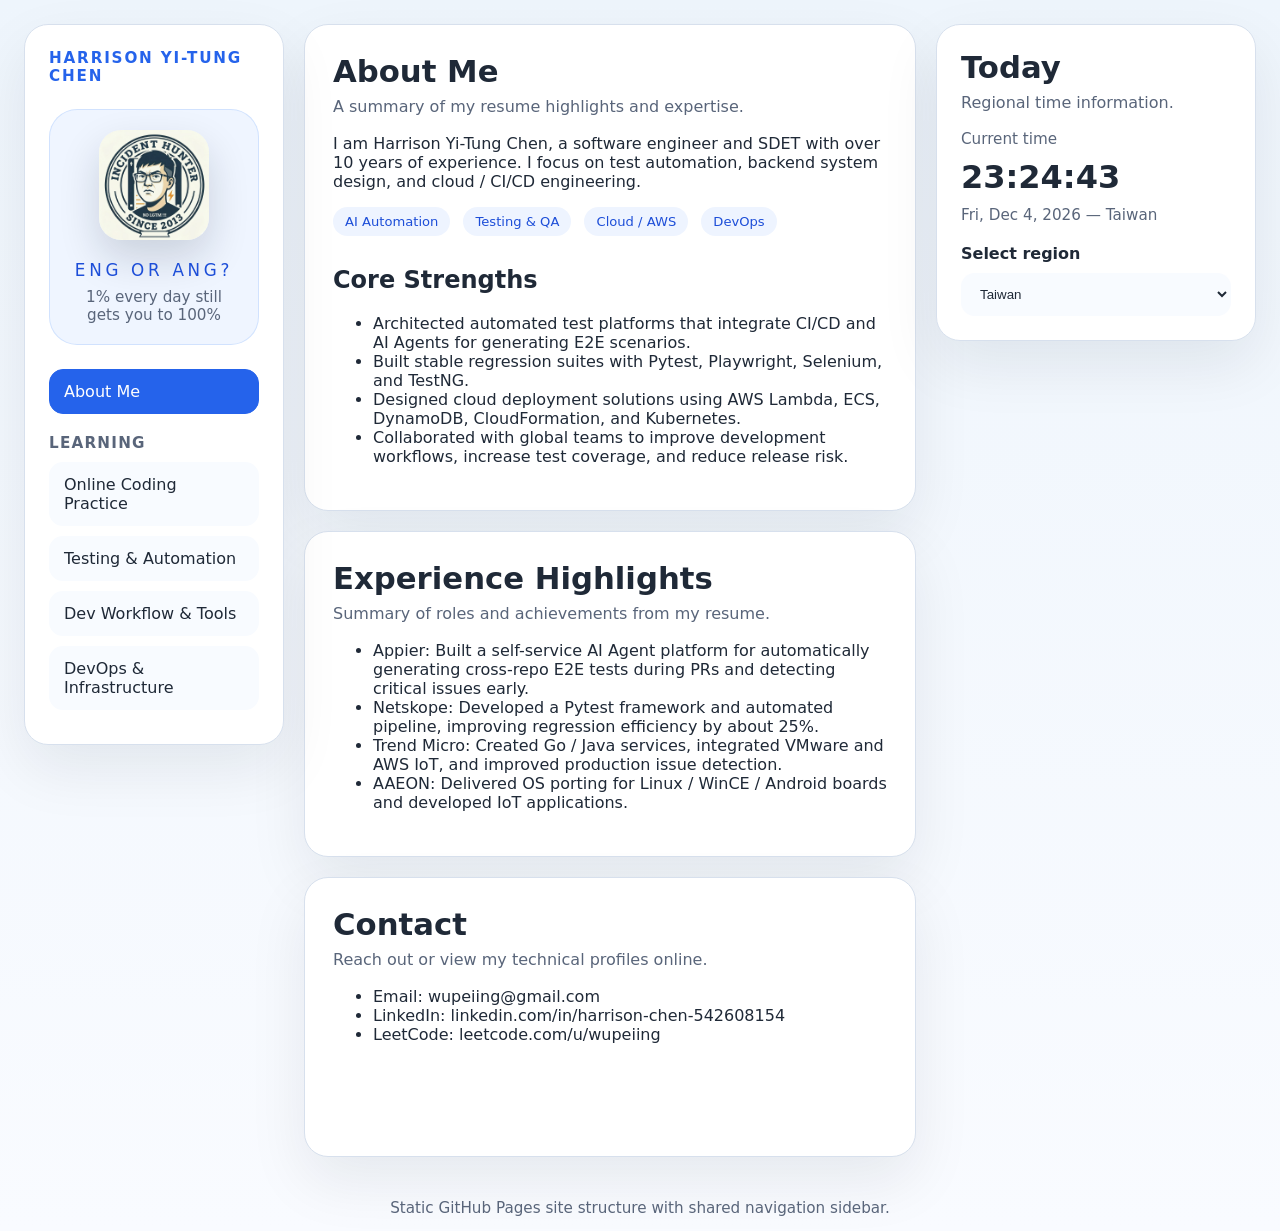
<file: index.html>
<!DOCTYPE html>
<html lang="en">
<head>
  <meta charset="UTF-8" />
  <meta name="viewport" content="width=device-width, initial-scale=1.0" />
  <title>About Me | Harrison Yi-Tung Chen</title>
  <link rel="stylesheet" href="css/style.css" />
</head>
<body data-page="about">
  <div class="page-grid">
    <aside class="panel sticky">
      <div class="brand">Harrison Yi-Tung Chen</div>
      <div class="profile-frame">
        <img class="profile-image" src="images/profile_pic.jpeg" alt="Profile Photo">
        <div class="frame-title">eng or ang?</div>
        <div class="frame-subtitle">1% every day still gets you to 100%</div>
      </div>
      <nav>
        <ul class="nav-list">
          <li class="nav-item"><a class="nav-link active" data-page="about" href="index.html">About Me</a></li>
          <li class="nav-item nav-section-title">Learning</li>
          <li class="sub-item"><a class="sub-nav-link" data-page="learning-online" href="learning/online_coding_practice.html">Online Coding Practice</a></li>
          <li class="sub-item"><a class="sub-nav-link" data-page="learning-testing" href="learning/testing_automation.html">Testing & Automation</a></li>
          <li class="sub-item"><a class="sub-nav-link" data-page="learning-workflow" href="learning/dev_workflow_tools.html">Dev Workflow & Tools</a></li>
          <li class="sub-item"><a class="sub-nav-link" data-page="learning-devops" href="learning/devops_infrastructure.html">DevOps & Infrastructure</a></li>
        </ul>
      </nav>
    </aside>

    <main class="content">
      <section class="content-block">
        <div class="section-title">
          <h1>About Me</h1>
          <p>A summary of my resume highlights and expertise.</p>
        </div>
        <p>I am Harrison Yi-Tung Chen, a software engineer and SDET with over 10 years of experience. I focus on test automation, backend system design, and cloud / CI/CD engineering.</p>
        <div>
          <span class="badge">AI Automation</span>
          <span class="badge">Testing & QA</span>
          <span class="badge">Cloud / AWS</span>
          <span class="badge">DevOps</span>
        </div>
        <h2>Core Strengths</h2>
        <ul>
          <li>Architected automated test platforms that integrate CI/CD and AI Agents for generating E2E scenarios.</li>
          <li>Built stable regression suites with Pytest, Playwright, Selenium, and TestNG.</li>
          <li>Designed cloud deployment solutions using AWS Lambda, ECS, DynamoDB, CloudFormation, and Kubernetes.</li>
          <li>Collaborated with global teams to improve development workflows, increase test coverage, and reduce release risk.</li>
        </ul>
      </section>

      <section class="content-block">
        <div class="section-title">
          <h2>Experience Highlights</h2>
          <p>Summary of roles and achievements from my resume.</p>
        </div>
        <ul>
          <li>Appier: Built a self-service AI Agent platform for automatically generating cross-repo E2E tests during PRs and detecting critical issues early.</li>
          <li>Netskope: Developed a Pytest framework and automated pipeline, improving regression efficiency by about 25%.</li>
          <li>Trend Micro: Created Go / Java services, integrated VMware and AWS IoT, and improved production issue detection.</li>
          <li>AAEON: Delivered OS porting for Linux / WinCE / Android boards and developed IoT applications.</li>
        </ul>
      </section>

      <section class="content-block">
        <div class="section-title">
          <h2>Contact</h2>
          <p>Reach out or view my technical profiles online.</p>
        </div>
        <ul>
          <li>Email: <a href="mailto:wupeiing@gmail.com">wupeiing@gmail.com</a></li>
          <li>LinkedIn: <a href="https://www.linkedin.com/in/harrison-chen-542608154/" target="_blank" rel="noreferrer">linkedin.com/in/harrison-chen-542608154</a></li>
          <li>LeetCode: <a href="https://leetcode.com/u/wupeiing/" target="_blank" rel="noreferrer">leetcode.com/u/wupeiing</a></li>
        </ul>
      </section>
    </main>

    <aside class="panel sticky">
      <div class="section-title">
        <h2>Today</h2>
        <p>Regional time  information.</p>
      </div>
      <div class="time-box">
        <div class="time-label">Current time</div>
        <div class="time-value" id="localTime">--:--:--</div>
        <div class="time-label" id="localDate">Loading...</div>
      </div>
      <div style="margin-top: 20px;">
        <label for="regionSelect" style="display:block; margin-bottom: 10px; font-weight: 600; color: var(--text);">Select region</label>
        <select class="region-select" id="regionSelect">
          <optgroup label="Asia">
            <option value="Asia/Taipei">Taiwan</option>
            <option value="Asia/Tokyo">Japan</option>
            <option value="Asia/Seoul">South Korea</option>
            <option value="Asia/Shanghai">China</option>
            <option value="Asia/Kolkata">India</option>
            <option value="Asia/Singapore">Singapore</option>
            <option value="Asia/Bangkok">Thailand</option>
            <option value="Asia/Kuala_Lumpur">Malaysia</option>
            <option value="Asia/Jakarta">Indonesia</option>
            <option value="Asia/Ho_Chi_Minh">Vietnam</option>
            <option value="Asia/Manila">Philippines</option>
            <option value="Asia/Dubai">United Arab Emirates</option>
          </optgroup>
          <optgroup label="Europe">
            <option value="Europe/London">United Kingdom</option>
            <option value="Europe/Berlin">Germany</option>
            <option value="Europe/Paris">France</option>
            <option value="Europe/Madrid">Spain</option>
            <option value="Europe/Rome">Italy</option>
            <option value="Europe/Amsterdam">Netherlands</option>
            <option value="Europe/Zurich">Switzerland</option>
            <option value="Europe/Stockholm">Sweden</option>
            <option value="Europe/Warsaw">Poland</option>
            <option value="Europe/Moscow">Russia</option>
            <option value="Europe/Prague">Czech Republic</option>
            <option value="Europe/Athens">Greece</option>
          </optgroup>
          <optgroup label="Africa">
            <option value="Africa/Johannesburg">South Africa</option>
            <option value="Africa/Cairo">Egypt</option>
            <option value="Africa/Lagos">Nigeria</option>
            <option value="Africa/Nairobi">Kenya</option>
            <option value="Africa/Casablanca">Morocco</option>
            <option value="Africa/Accra">Ghana</option>
            <option value="Africa/Dar_es_Salaam">Tanzania</option>
            <option value="Africa/Addis_Ababa">Ethiopia</option>
            <option value="Africa/Kampala">Uganda</option>
            <option value="Africa/Algiers">Algeria</option>
            <option value="Africa/Tunis">Tunisia</option>
            <option value="Africa/Dakar">Senegal</option>
          </optgroup>
          <optgroup label="North America">
            <option value="America/New_York">United States</option>
            <option value="America/Toronto">Canada</option>
            <option value="America/Mexico_City">Mexico</option>
            <option value="America/Havana">Cuba</option>
            <option value="America/Jamaica">Jamaica</option>
            <option value="America/Belize">Belize</option>
            <option value="America/Panama">Panama</option>
            <option value="America/Guatemala">Guatemala</option>
            <option value="America/El_Salvador">El Salvador</option>
            <option value="America/Tegucigalpa">Honduras</option>
            <option value="America/Santo_Domingo">Dominican Republic</option>
            <option value="America/Los_Angeles">United States (West Coast)</option>
          </optgroup>
          <optgroup label="South America">
            <option value="America/Sao_Paulo">Brazil</option>
            <option value="America/Argentina/Buenos_Aires">Argentina</option>
            <option value="America/Santiago">Chile</option>
            <option value="America/Lima">Peru</option>
            <option value="America/Bogota">Colombia</option>
            <option value="America/Montevideo">Uruguay</option>
            <option value="America/Guayaquil">Ecuador</option>
            <option value="America/La_Paz">Bolivia</option>
            <option value="America/Asuncion">Paraguay</option>
            <option value="America/Caracas">Venezuela</option>
            <option value="America/Guyana">Guyana</option>
            <option value="America/Paramaribo">Suriname</option>
          </optgroup>
          <optgroup label="Oceania">
            <option value="Australia/Sydney">Australia</option>
            <option value="Pacific/Auckland">New Zealand</option>
            <option value="Pacific/Fiji">Fiji</option>
            <option value="Pacific/Port_Moresby">Papua New Guinea</option>
            <option value="Pacific/Apia">Samoa</option>
            <option value="Pacific/Tongatapu">Tonga</option>
            <option value="Pacific/Efate">Vanuatu</option>
            <option value="Pacific/Guadalcanal">Solomon Islands</option>
            <option value="Pacific/Noumea">New Caledonia</option>
            <option value="Pacific/Pohnpei">Micronesia</option>
            <option value="Pacific/Kiritimati">Kiribati</option>
          </optgroup>
        </select>
      </div>
    </aside>
  </div>
  <footer>Static GitHub Pages site structure with shared navigation  sidebar.</footer>
  <script src="js/main.js"></script>
</body>
</html>
</file>
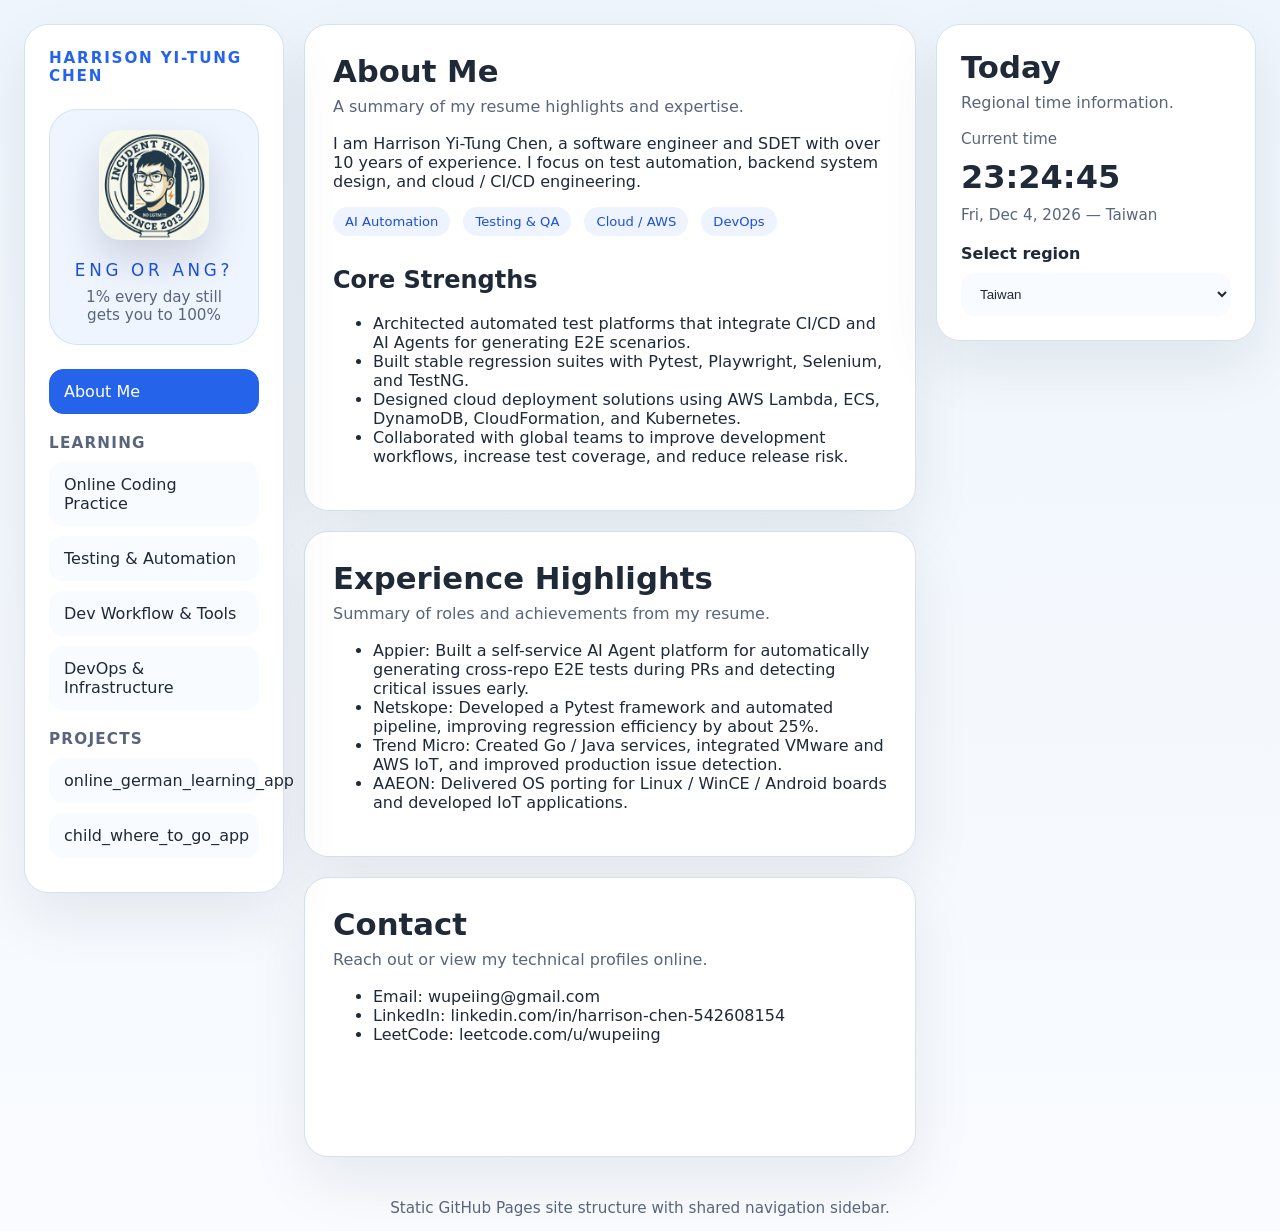
<file: about_me.html>
<!DOCTYPE html>
<html lang="en">
<head>
  <meta charset="UTF-8" />
  <meta name="viewport" content="width=device-width, initial-scale=1.0" />
  <title>About Me | Harrison Yi-Tung Chen</title>
  <link rel="stylesheet" href="css/style.css" />
</head>
<body data-page="about">
  <div class="page-grid">
    <aside class="panel sticky">
      <div class="brand">Harrison Yi-Tung Chen</div>
      <div class="profile-frame">
        <img class="profile-image" src="images/profile_pic.jpeg" alt="Profile Photo">
        <div class="frame-title">eng or ang?</div>
        <div class="frame-subtitle">1% every day still gets you to 100%</div>
      </div>
      <nav>
        <ul class="nav-list">
          <li class="nav-item"><a class="nav-link" data-page="about" href="index.html">About Me</a></li>
          <li class="nav-item nav-section-title">Learning</li>
          <li class="sub-item"><a class="sub-nav-link" data-page="learning-online" href="learning/online_coding_practice.html">Online Coding Practice</a></li>
          <li class="sub-item"><a class="sub-nav-link" data-page="learning-testing" href="learning/testing_automation.html">Testing & Automation</a></li>
          <li class="sub-item"><a class="sub-nav-link" data-page="learning-workflow" href="learning/dev_workflow_tools.html">Dev Workflow & Tools</a></li>
          <li class="sub-item"><a class="sub-nav-link" data-page="learning-devops" href="learning/devops_infrastructure.html">DevOps & Infrastructure</a></li>
          <li class="nav-item nav-section-title">Projects</li>
          <li class="sub-item"><a class="sub-nav-link" data-page="project-german" href="projects/online_german_learning_app.html">online_german_learning_app</a></li>
          <li class="sub-item"><a class="sub-nav-link" data-page="project-child" href="projects/child_where_to_go_app.html">child_where_to_go_app</a></li>
        </ul>
      </nav>
    </aside>

    <main class="content">
      <section class="content-block">
        <div class="section-title">
          <h1>About Me</h1>
          <p>A summary of my resume highlights and expertise.</p>
        </div>
        <p>I am Harrison Yi-Tung Chen, a software engineer and SDET with over 10 years of experience. I focus on test automation, backend system design, and cloud / CI/CD engineering.</p>
        <div>
          <span class="badge">AI Automation</span>
          <span class="badge">Testing & QA</span>
          <span class="badge">Cloud / AWS</span>
          <span class="badge">DevOps</span>
        </div>
        <h2>Core Strengths</h2>
        <ul>
          <li>Architected automated test platforms that integrate CI/CD and AI Agents for generating E2E scenarios.</li>
          <li>Built stable regression suites with Pytest, Playwright, Selenium, and TestNG.</li>
          <li>Designed cloud deployment solutions using AWS Lambda, ECS, DynamoDB, CloudFormation, and Kubernetes.</li>
          <li>Collaborated with global teams to improve development workflows, increase test coverage, and reduce release risk.</li>
        </ul>
      </section>

      <section class="content-block">
        <div class="section-title">
          <h2>Experience Highlights</h2>
          <p>Summary of roles and achievements from my resume.</p>
        </div>
        <ul>
          <li>Appier: Built a self-service AI Agent platform for automatically generating cross-repo E2E tests during PRs and detecting critical issues early.</li>
          <li>Netskope: Developed a Pytest framework and automated pipeline, improving regression efficiency by about 25%.</li>
          <li>Trend Micro: Created Go / Java services, integrated VMware and AWS IoT, and improved production issue detection.</li>
          <li>AAEON: Delivered OS porting for Linux / WinCE / Android boards and developed IoT applications.</li>
        </ul>
      </section>

      <section class="content-block">
        <div class="section-title">
          <h2>Contact</h2>
          <p>Reach out or view my technical profiles online.</p>
        </div>
        <ul>
          <li>Email: <a href="mailto:wupeiing@gmail.com">wupeiing@gmail.com</a></li>
          <li>LinkedIn: <a href="https://www.linkedin.com/in/harrison-chen-542608154/" target="_blank" rel="noreferrer">linkedin.com/in/harrison-chen-542608154</a></li>
          <li>LeetCode: <a href="https://leetcode.com/u/wupeiing/" target="_blank" rel="noreferrer">leetcode.com/u/wupeiing</a></li>
        </ul>
      </section>
    </main>

    <aside class="panel sticky">
      <div class="section-title">
        <h2>Today</h2>
        <p>Regional time information.</p>
      </div>
      <div class="time-box">
        <div class="time-label">Current time</div>
        <div class="time-value" id="localTime">--:--:--</div>
        <div class="time-label" id="localDate">Loading...</div>
      </div>
      <div style="margin-top: 20px;">
        <label for="regionSelect" style="display:block; margin-bottom: 10px; font-weight: 600; color: var(--text);">Select region</label>
        <select class="region-select" id="regionSelect">
          <optgroup label="Asia">
            <option value="Asia/Taipei">Taiwan</option>
            <option value="Asia/Tokyo">Japan</option>
            <option value="Asia/Seoul">South Korea</option>
            <option value="Asia/Shanghai">China</option>
            <option value="Asia/Kolkata">India</option>
            <option value="Asia/Singapore">Singapore</option>
            <option value="Asia/Bangkok">Thailand</option>
            <option value="Asia/Kuala_Lumpur">Malaysia</option>
            <option value="Asia/Jakarta">Indonesia</option>
            <option value="Asia/Ho_Chi_Minh">Vietnam</option>
            <option value="Asia/Manila">Philippines</option>
            <option value="Asia/Dubai">United Arab Emirates</option>
          </optgroup>
          <optgroup label="Europe">
            <option value="Europe/London">United Kingdom</option>
            <option value="Europe/Berlin">Germany</option>
            <option value="Europe/Paris">France</option>
            <option value="Europe/Madrid">Spain</option>
            <option value="Europe/Rome">Italy</option>
            <option value="Europe/Amsterdam">Netherlands</option>
            <option value="Europe/Zurich">Switzerland</option>
            <option value="Europe/Stockholm">Sweden</option>
            <option value="Europe/Warsaw">Poland</option>
            <option value="Europe/Moscow">Russia</option>
            <option value="Europe/Prague">Czech Republic</option>
            <option value="Europe/Athens">Greece</option>
          </optgroup>
          <optgroup label="Africa">
            <option value="Africa/Johannesburg">South Africa</option>
            <option value="Africa/Cairo">Egypt</option>
            <option value="Africa/Lagos">Nigeria</option>
            <option value="Africa/Nairobi">Kenya</option>
            <option value="Africa/Casablanca">Morocco</option>
            <option value="Africa/Accra">Ghana</option>
            <option value="Africa/Dar_es_Salaam">Tanzania</option>
            <option value="Africa/Addis_Ababa">Ethiopia</option>
            <option value="Africa/Kampala">Uganda</option>
            <option value="Africa/Algiers">Algeria</option>
            <option value="Africa/Tunis">Tunisia</option>
            <option value="Africa/Dakar">Senegal</option>
          </optgroup>
          <optgroup label="North America">
            <option value="America/New_York">United States</option>
            <option value="America/Toronto">Canada</option>
            <option value="America/Mexico_City">Mexico</option>
            <option value="America/Havana">Cuba</option>
            <option value="America/Jamaica">Jamaica</option>
            <option value="America/Belize">Belize</option>
            <option value="America/Panama">Panama</option>
            <option value="America/Guatemala">Guatemala</option>
            <option value="America/El_Salvador">El Salvador</option>
            <option value="America/Tegucigalpa">Honduras</option>
            <option value="America/Santo_Domingo">Dominican Republic</option>
            <option value="America/Los_Angeles">United States (West Coast)</option>
          </optgroup>
          <optgroup label="South America">
            <option value="America/Sao_Paulo">Brazil</option>
            <option value="America/Argentina/Buenos_Aires">Argentina</option>
            <option value="America/Santiago">Chile</option>
            <option value="America/Lima">Peru</option>
            <option value="America/Bogota">Colombia</option>
            <option value="America/Montevideo">Uruguay</option>
            <option value="America/Guayaquil">Ecuador</option>
            <option value="America/La_Paz">Bolivia</option>
            <option value="America/Asuncion">Paraguay</option>
            <option value="America/Caracas">Venezuela</option>
            <option value="America/Guyana">Guyana</option>
            <option value="America/Paramaribo">Suriname</option>
          </optgroup>
          <optgroup label="Oceania">
            <option value="Australia/Sydney">Australia</option>
            <option value="Pacific/Auckland">New Zealand</option>
            <option value="Pacific/Fiji">Fiji</option>
            <option value="Pacific/Port_Moresby">Papua New Guinea</option>
            <option value="Pacific/Apia">Samoa</option>
            <option value="Pacific/Tongatapu">Tonga</option>
            <option value="Pacific/Efate">Vanuatu</option>
            <option value="Pacific/Guadalcanal">Solomon Islands</option>
            <option value="Pacific/Noumea">New Caledonia</option>
            <option value="Pacific/Pohnpei">Micronesia</option>
            <option value="Pacific/Kiritimati">Kiribati</option>
          </optgroup>
        </select>
      </div>
    </aside>
  </div>
  <footer>Static GitHub Pages site structure with shared navigation sidebar.</footer>
  <script src="js/main.js"></script>
</body>
</html>
</file>
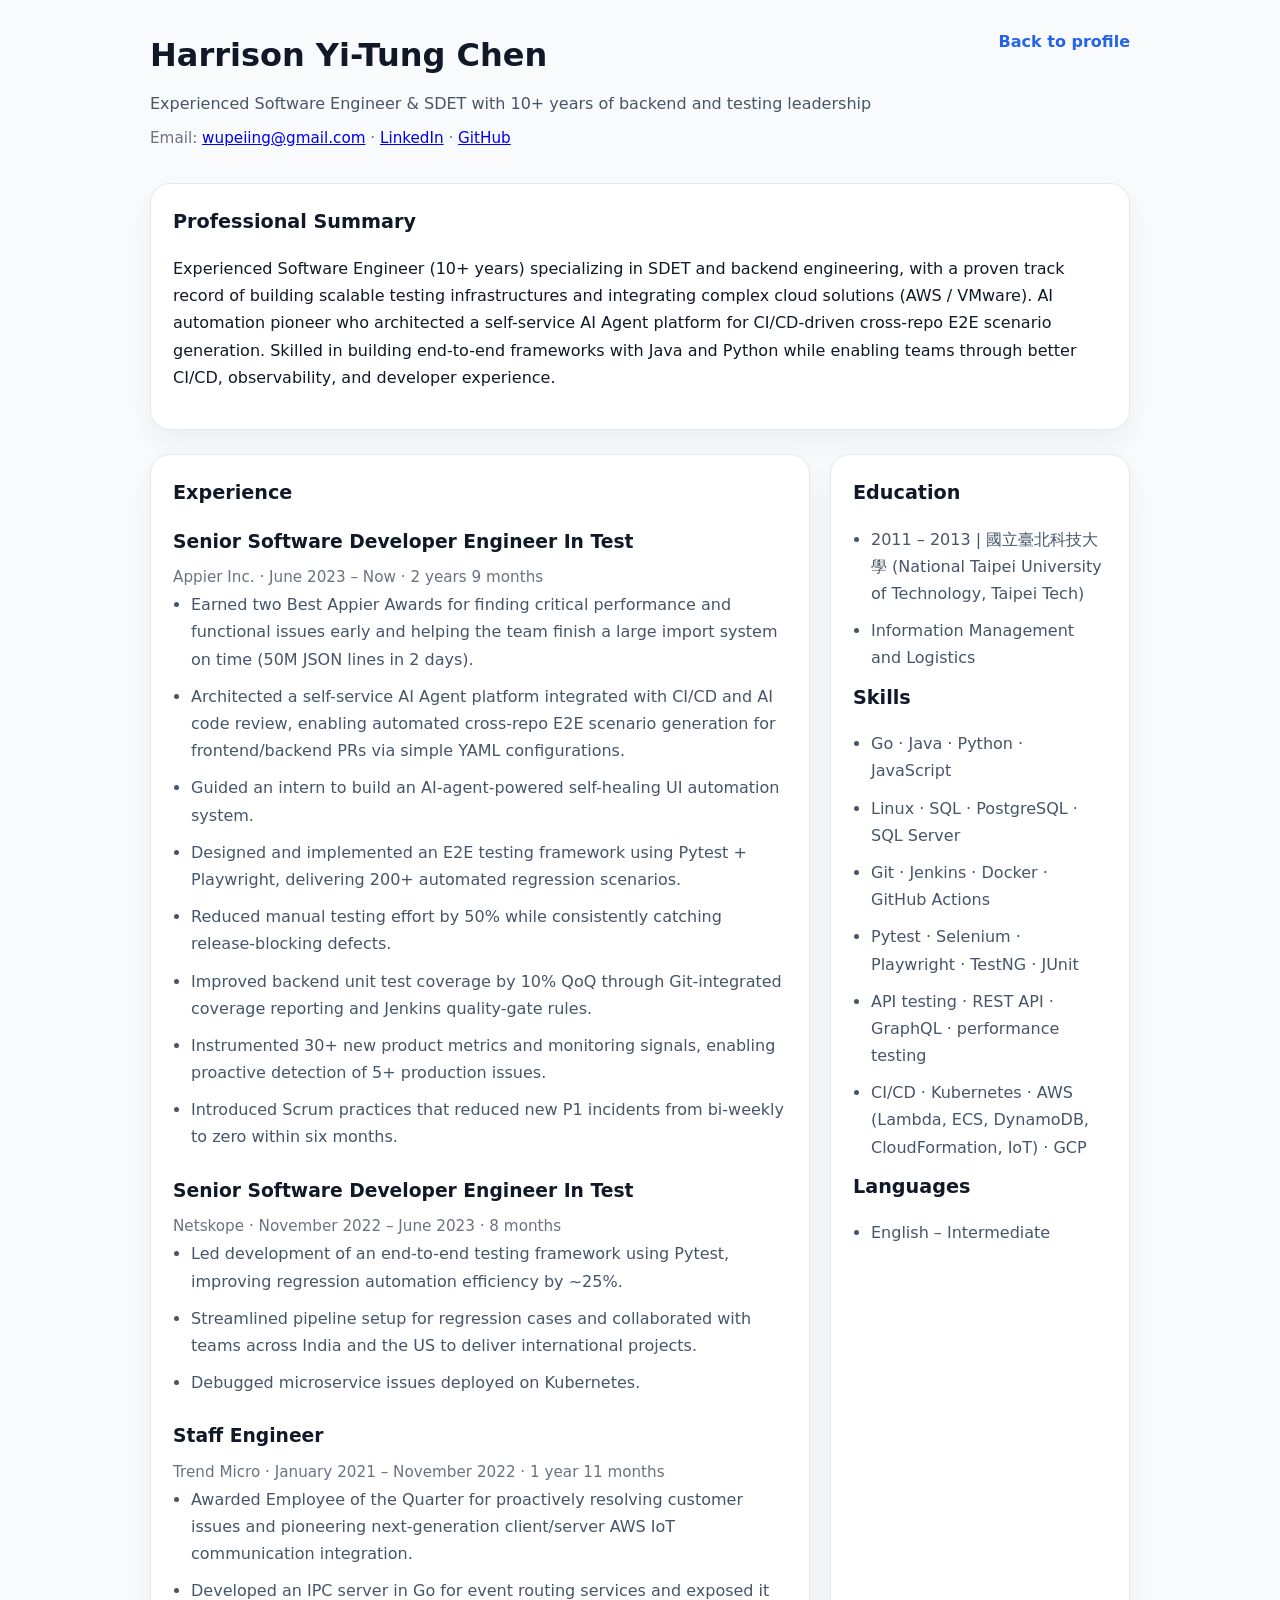
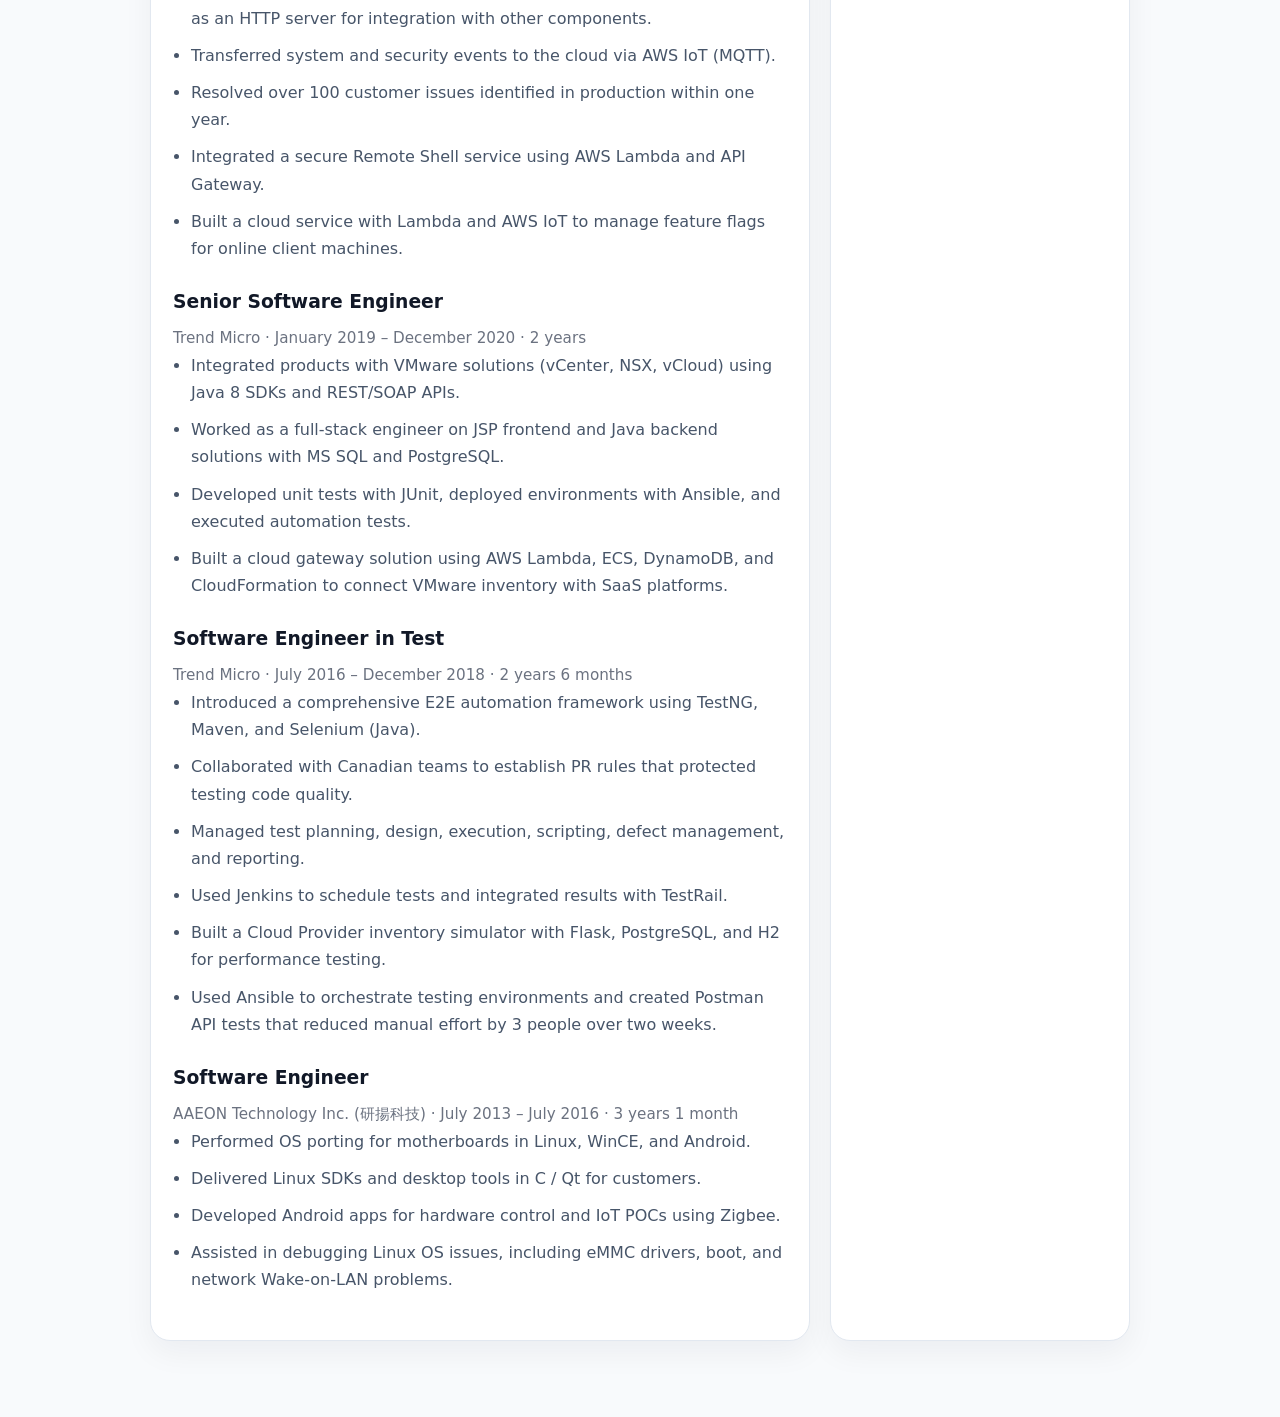
<file: resume.html>
<!DOCTYPE html>
<html lang="en">
<head>
  <meta charset="UTF-8" />
  <meta name="viewport" content="width=device-width, initial-scale=1.0" />
  <title>Harrison Yi-Tung Chen | Resume</title>
  <style>
    body {
      margin: 0;
      font-family: Inter, system-ui, -apple-system, BlinkMacSystemFont, "Segoe UI", sans-serif;
      background: #f8fafc;
      color: #111827;
      line-height: 1.7;
    }
    .page {
      width: min(980px, 100% - 32px);
      margin: 0 auto;
      padding: 28px 0 52px;
    }
    header {
      display: flex;
      justify-content: space-between;
      flex-wrap: wrap;
      align-items: flex-start;
      gap: 12px;
      margin-bottom: 32px;
    }
    header h1 {
      margin: 0;
      font-size: 2rem;
    }
    header p {
      margin: 8px 0 0;
      color: #475569;
    }
    .nav-link {
      color: #2563eb;
      text-decoration: none;
      font-weight: 600;
    }
    .summary,
    .section,
    .sidebar {
      background: white;
      border: 1px solid #e2e8f0;
      border-radius: 20px;
      padding: 22px;
      box-shadow: 0 12px 30px rgba(15, 23, 42, 0.05);
      margin-bottom: 24px;
    }
    .summary h2,
    .section h2,
    .sidebar h2 {
      margin-top: 0;
      font-size: 1.2rem;
      margin-bottom: 16px;
    }
    .columns {
      display: grid;
      grid-template-columns: 2.2fr 1fr;
      gap: 20px;
    }
    .job {
      margin-bottom: 24px;
    }
    .job h3,
    .job h4 {
      margin: 0;
    }
    .job span,
    .meta {
      display: block;
      color: #6b7280;
      margin-top: 8px;
      font-size: 0.95rem;
    }
    .job ul,
    .sidebar ul {
      margin: 0;
      padding-left: 18px;
    }
    .job li,
    .sidebar li {
      margin-bottom: 10px;
      color: #475569;
    }
    .badge {
      display: inline-flex;
      background: #eff6ff;
      color: #1d4ed8;
      border-radius: 999px;
      padding: 6px 12px;
      font-size: 0.9rem;
      margin-right: 8px;
      margin-bottom: 8px;
    }
    .tag-list {
      display: flex;
      flex-wrap: wrap;
      gap: 8px;
      margin: 0;
      padding: 0;
      list-style: none;
    }
    .tag-list li {
      margin: 0;
    }
    @media (max-width: 860px) {
      .columns {
        grid-template-columns: 1fr;
      }
    }
  </style>
</head>
<body>
  <div class="page">
    <header>
      <div>
        <h1>Harrison Yi-Tung Chen</h1>
        <p>Experienced Software Engineer & SDET with 10+ years of backend and testing leadership</p>
        <p class="meta">Email: <a href="mailto:wupeiing@gmail.com">wupeiing@gmail.com</a> · <a href="https://www.linkedin.com/in/harrison-chen-542608154/" target="_blank">LinkedIn</a> · <a href="https://github.com/wupeiing/github_action_list" target="_blank">GitHub</a></p>
      </div>
      <a class="nav-link" href="index.html">Back to profile</a>
    </header>

    <section class="summary">
      <h2>Professional Summary</h2>
      <p>Experienced Software Engineer (10+ years) specializing in SDET and backend engineering, with a proven track record of building scalable testing infrastructures and integrating complex cloud solutions (AWS / VMware). AI automation pioneer who architected a self-service AI Agent platform for CI/CD-driven cross-repo E2E scenario generation. Skilled in building end-to-end frameworks with Java and Python while enabling teams through better CI/CD, observability, and developer experience.</p>
    </section>

    <div class="columns">
      <div>
        <section class="section">
          <h2>Experience</h2>

          <div class="job">
            <h3>Senior Software Developer Engineer In Test</h3>
            <span>Appier Inc. · June 2023 – Now · 2 years 9 months</span>
            <ul>
              <li>Earned two Best Appier Awards for finding critical performance and functional issues early and helping the team finish a large import system on time (50M JSON lines in 2 days).</li>
              <li>Architected a self-service AI Agent platform integrated with CI/CD and AI code review, enabling automated cross-repo E2E scenario generation for frontend/backend PRs via simple YAML configurations.</li>
              <li>Guided an intern to build an AI-agent-powered self-healing UI automation system.</li>
              <li>Designed and implemented an E2E testing framework using Pytest + Playwright, delivering 200+ automated regression scenarios.</li>
              <li>Reduced manual testing effort by 50% while consistently catching release-blocking defects.</li>
              <li>Improved backend unit test coverage by 10% QoQ through Git-integrated coverage reporting and Jenkins quality-gate rules.</li>
              <li>Instrumented 30+ new product metrics and monitoring signals, enabling proactive detection of 5+ production issues.</li>
              <li>Introduced Scrum practices that reduced new P1 incidents from bi-weekly to zero within six months.</li>
            </ul>
          </div>

          <div class="job">
            <h3>Senior Software Developer Engineer In Test</h3>
            <span>Netskope · November 2022 – June 2023 · 8 months</span>
            <ul>
              <li>Led development of an end-to-end testing framework using Pytest, improving regression automation efficiency by ~25%.</li>
              <li>Streamlined pipeline setup for regression cases and collaborated with teams across India and the US to deliver international projects.</li>
              <li>Debugged microservice issues deployed on Kubernetes.</li>
            </ul>
          </div>

          <div class="job">
            <h3>Staff Engineer</h3>
            <span>Trend Micro · January 2021 – November 2022 · 1 year 11 months</span>
            <ul>
              <li>Awarded Employee of the Quarter for proactively resolving customer issues and pioneering next-generation client/server AWS IoT communication integration.</li>
              <li>Developed an IPC server in Go for event routing services and exposed it as an HTTP server for integration with other components.</li>
              <li>Transferred system and security events to the cloud via AWS IoT (MQTT).</li>
              <li>Resolved over 100 customer issues identified in production within one year.</li>
              <li>Integrated a secure Remote Shell service using AWS Lambda and API Gateway.</li>
              <li>Built a cloud service with Lambda and AWS IoT to manage feature flags for online client machines.</li>
            </ul>
          </div>

          <div class="job">
            <h3>Senior Software Engineer</h3>
            <span>Trend Micro · January 2019 – December 2020 · 2 years</span>
            <ul>
              <li>Integrated products with VMware solutions (vCenter, NSX, vCloud) using Java 8 SDKs and REST/SOAP APIs.</li>
              <li>Worked as a full-stack engineer on JSP frontend and Java backend solutions with MS SQL and PostgreSQL.</li>
              <li>Developed unit tests with JUnit, deployed environments with Ansible, and executed automation tests.</li>
              <li>Built a cloud gateway solution using AWS Lambda, ECS, DynamoDB, and CloudFormation to connect VMware inventory with SaaS platforms.</li>
            </ul>
          </div>

          <div class="job">
            <h3>Software Engineer in Test</h3>
            <span>Trend Micro · July 2016 – December 2018 · 2 years 6 months</span>
            <ul>
              <li>Introduced a comprehensive E2E automation framework using TestNG, Maven, and Selenium (Java).</li>
              <li>Collaborated with Canadian teams to establish PR rules that protected testing code quality.</li>
              <li>Managed test planning, design, execution, scripting, defect management, and reporting.</li>
              <li>Used Jenkins to schedule tests and integrated results with TestRail.</li>
              <li>Built a Cloud Provider inventory simulator with Flask, PostgreSQL, and H2 for performance testing.</li>
              <li>Used Ansible to orchestrate testing environments and created Postman API tests that reduced manual effort by 3 people over two weeks.</li>
            </ul>
          </div>

          <div class="job">
            <h3>Software Engineer</h3>
            <span>AAEON Technology Inc. (研揚科技) · July 2013 – July 2016 · 3 years 1 month</span>
            <ul>
              <li>Performed OS porting for motherboards in Linux, WinCE, and Android.</li>
              <li>Delivered Linux SDKs and desktop tools in C / Qt for customers.</li>
              <li>Developed Android apps for hardware control and IoT POCs using Zigbee.</li>
              <li>Assisted in debugging Linux OS issues, including eMMC drivers, boot, and network Wake-on-LAN problems.</li>
            </ul>
          </div>
        </section>
      </div>

      <aside class="sidebar">
        <section>
          <h2>Education</h2>
          <ul>
            <li>2011 – 2013 | 國立臺北科技大學 (National Taipei University of Technology, Taipei Tech)</li>
            <li>Information Management and Logistics</li>
          </ul>
        </section>

        <section>
          <h2>Skills</h2>
          <ul>
            <li>Go · Java · Python · JavaScript</li>
            <li>Linux · SQL · PostgreSQL · SQL Server</li>
            <li>Git · Jenkins · Docker · GitHub Actions</li>
            <li>Pytest · Selenium · Playwright · TestNG · JUnit</li>
            <li>API testing · REST API · GraphQL · performance testing</li>
            <li>CI/CD · Kubernetes · AWS (Lambda, ECS, DynamoDB, CloudFormation, IoT) · GCP</li>
          </ul>
        </section>

        <section>
          <h2>Languages</h2>
          <ul>
            <li>English – Intermediate</li>
          </ul>
        </section>
      </aside>
    </div>
  </div>
</body>
</html>
</file>
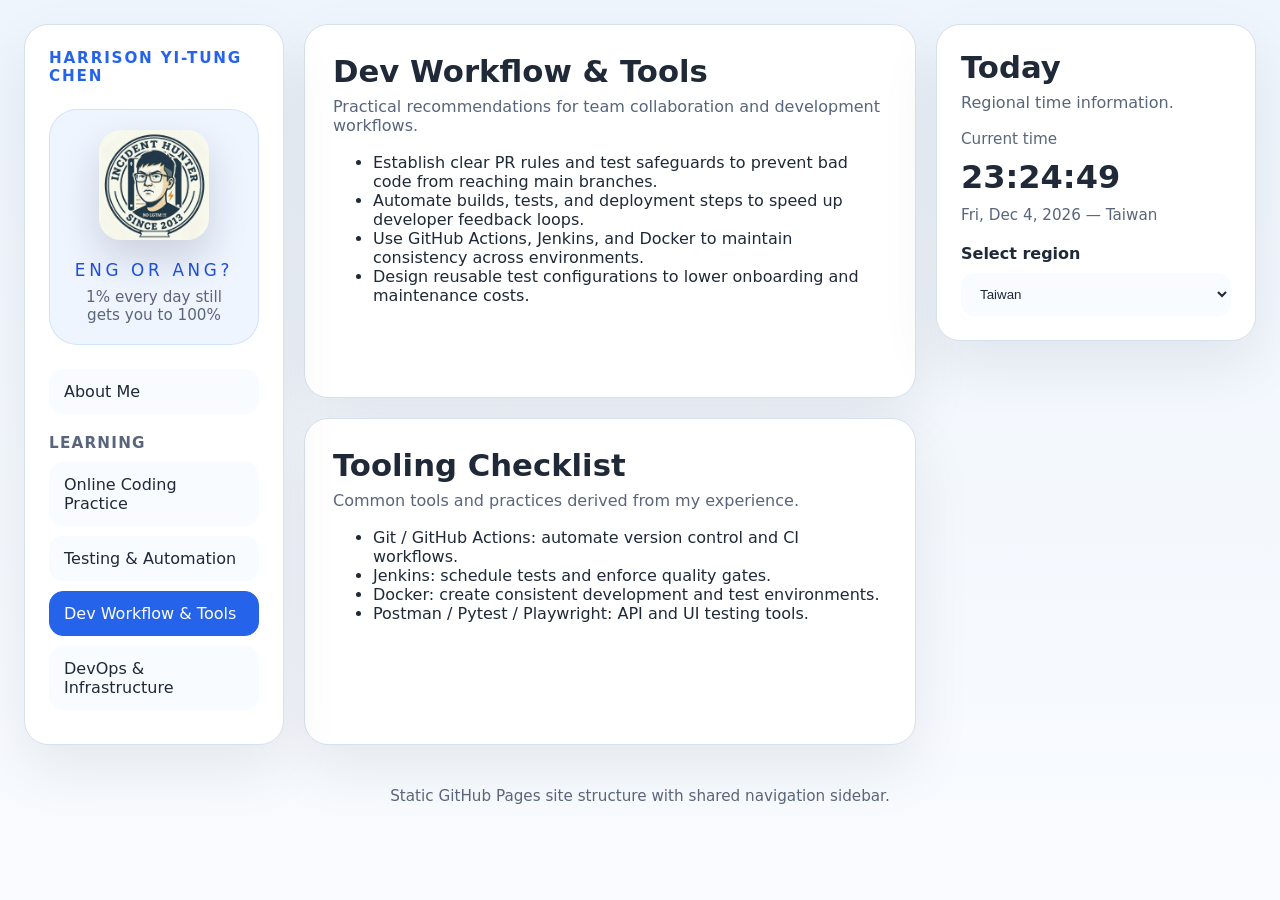
<file: learning/dev_workflow_tools.html>
<!DOCTYPE html>
<html lang="en">
<head>
  <meta charset="UTF-8" />
  <meta name="viewport" content="width=device-width, initial-scale=1.0" />
  <title>Dev Workflow & Tools | Learning</title>
  <link rel="stylesheet" href="../css/style.css" />
</head>
<body data-page="learning-workflow">
  <div class="page-grid">
    <aside class="panel sticky">
      <div class="brand">Harrison Yi-Tung Chen</div>
      <div class="profile-frame">
        <img class="profile-image" src="../images/profile_pic.jpeg" alt="Profile Photo">
        <div class="frame-title">eng or ang?</div>
        <div class="frame-subtitle">1% every day still gets you to 100%</div>
      </div>
      <nav>
        <ul class="nav-list">
          <li class="nav-item"><a class="nav-link" data-page="about" href="../index.html">About Me</a></li>
          <li class="nav-item nav-section-title">Learning</li>
          <li class="sub-item"><a class="sub-nav-link" data-page="learning-online" href="online_coding_practice.html">Online Coding Practice</a></li>
          <li class="sub-item"><a class="sub-nav-link" data-page="learning-testing" href="testing_automation.html">Testing & Automation</a></li>
          <li class="sub-item"><a class="sub-nav-link" data-page="learning-workflow" href="dev_workflow_tools.html">Dev Workflow & Tools</a></li>
          <li class="sub-item"><a class="sub-nav-link" data-page="learning-devops" href="devops_infrastructure.html">DevOps & Infrastructure</a></li>
        </ul>
      </nav>
    </aside>

    <main class="content">
      <section class="content-block">
        <div class="section-title">
          <h1>Dev Workflow & Tools</h1>
          <p>Practical recommendations for team collaboration and development workflows.</p>
        </div>
        <ul>
          <li>Establish clear PR rules and test safeguards to prevent bad code from reaching main branches.</li>
          <li>Automate builds, tests, and deployment steps to speed up developer feedback loops.</li>
          <li>Use GitHub Actions, Jenkins, and Docker to maintain consistency across environments.</li>
          <li>Design reusable test configurations to lower onboarding and maintenance costs.</li>
        </ul>
      </section>

      <section class="content-block">
        <div class="section-title">
          <h2>Tooling Checklist</h2>
          <p>Common tools and practices derived from my experience.</p>
        </div>
        <ul>
          <li>Git / GitHub Actions: automate version control and CI workflows.</li>
          <li>Jenkins: schedule tests and enforce quality gates.</li>
          <li>Docker: create consistent development and test environments.</li>
          <li>Postman / Pytest / Playwright: API and UI testing tools.</li>
        </ul>
      </section>
    </main>

    <aside class="panel sticky">
      <div class="section-title">
        <h2>Today</h2>
        <p>Regional time  information.</p>
      </div>
      <div class="time-box">
        <div class="time-label">Current time</div>
        <div class="time-value" id="localTime">--:--:--</div>
        <div class="time-label" id="localDate">Loading...</div>
      </div>
      <div style="margin-top: 20px;">
        <label for="regionSelect" style="display:block; margin-bottom: 10px; font-weight: 600; color: var(--text);">Select region</label>
        <select class="region-select" id="regionSelect">
          <optgroup label="Asia">
            <option value="Asia/Taipei">Taiwan</option>
            <option value="Asia/Tokyo">Japan</option>
            <option value="Asia/Seoul">South Korea</option>
            <option value="Asia/Shanghai">China</option>
            <option value="Asia/Kolkata">India</option>
            <option value="Asia/Singapore">Singapore</option>
            <option value="Asia/Bangkok">Thailand</option>
            <option value="Asia/Kuala_Lumpur">Malaysia</option>
            <option value="Asia/Jakarta">Indonesia</option>
            <option value="Asia/Ho_Chi_Minh">Vietnam</option>
            <option value="Asia/Manila">Philippines</option>
            <option value="Asia/Dubai">United Arab Emirates</option>
          </optgroup>
          <optgroup label="Europe">
            <option value="Europe/London">United Kingdom</option>
            <option value="Europe/Berlin">Germany</option>
            <option value="Europe/Paris">France</option>
            <option value="Europe/Madrid">Spain</option>
            <option value="Europe/Rome">Italy</option>
            <option value="Europe/Amsterdam">Netherlands</option>
            <option value="Europe/Zurich">Switzerland</option>
            <option value="Europe/Stockholm">Sweden</option>
            <option value="Europe/Warsaw">Poland</option>
            <option value="Europe/Moscow">Russia</option>
            <option value="Europe/Prague">Czech Republic</option>
            <option value="Europe/Athens">Greece</option>
          </optgroup>
          <optgroup label="Africa">
            <option value="Africa/Johannesburg">South Africa</option>
            <option value="Africa/Cairo">Egypt</option>
            <option value="Africa/Lagos">Nigeria</option>
            <option value="Africa/Nairobi">Kenya</option>
            <option value="Africa/Casablanca">Morocco</option>
            <option value="Africa/Accra">Ghana</option>
            <option value="Africa/Dar_es_Salaam">Tanzania</option>
            <option value="Africa/Addis_Ababa">Ethiopia</option>
            <option value="Africa/Kampala">Uganda</option>
            <option value="Africa/Algiers">Algeria</option>
            <option value="Africa/Tunis">Tunisia</option>
            <option value="Africa/Dakar">Senegal</option>
          </optgroup>
          <optgroup label="North America">
            <option value="America/New_York">United States</option>
            <option value="America/Toronto">Canada</option>
            <option value="America/Mexico_City">Mexico</option>
            <option value="America/Havana">Cuba</option>
            <option value="America/Jamaica">Jamaica</option>
            <option value="America/Belize">Belize</option>
            <option value="America/Panama">Panama</option>
            <option value="America/Guatemala">Guatemala</option>
            <option value="America/El_Salvador">El Salvador</option>
            <option value="America/Tegucigalpa">Honduras</option>
            <option value="America/Santo_Domingo">Dominican Republic</option>
            <option value="America/Los_Angeles">United States (West Coast)</option>
          </optgroup>
          <optgroup label="South America">
            <option value="America/Sao_Paulo">Brazil</option>
            <option value="America/Argentina/Buenos_Aires">Argentina</option>
            <option value="America/Santiago">Chile</option>
            <option value="America/Lima">Peru</option>
            <option value="America/Bogota">Colombia</option>
            <option value="America/Montevideo">Uruguay</option>
            <option value="America/Guayaquil">Ecuador</option>
            <option value="America/La_Paz">Bolivia</option>
            <option value="America/Asuncion">Paraguay</option>
            <option value="America/Caracas">Venezuela</option>
            <option value="America/Guyana">Guyana</option>
            <option value="America/Paramaribo">Suriname</option>
          </optgroup>
          <optgroup label="Oceania">
            <option value="Australia/Sydney">Australia</option>
            <option value="Pacific/Auckland">New Zealand</option>
            <option value="Pacific/Fiji">Fiji</option>
            <option value="Pacific/Port_Moresby">Papua New Guinea</option>
            <option value="Pacific/Apia">Samoa</option>
            <option value="Pacific/Tongatapu">Tonga</option>
            <option value="Pacific/Efate">Vanuatu</option>
            <option value="Pacific/Guadalcanal">Solomon Islands</option>
            <option value="Pacific/Noumea">New Caledonia</option>
            <option value="Pacific/Pohnpei">Micronesia</option>
            <option value="Pacific/Kiritimati">Kiribati</option>
          </optgroup>
        </select>
      </div>
    </aside>
  </div>
  <footer>Static GitHub Pages site structure with shared navigation sidebar.</footer>
  <script src="../js/main.js"></script>
</body>
</html>
</file>
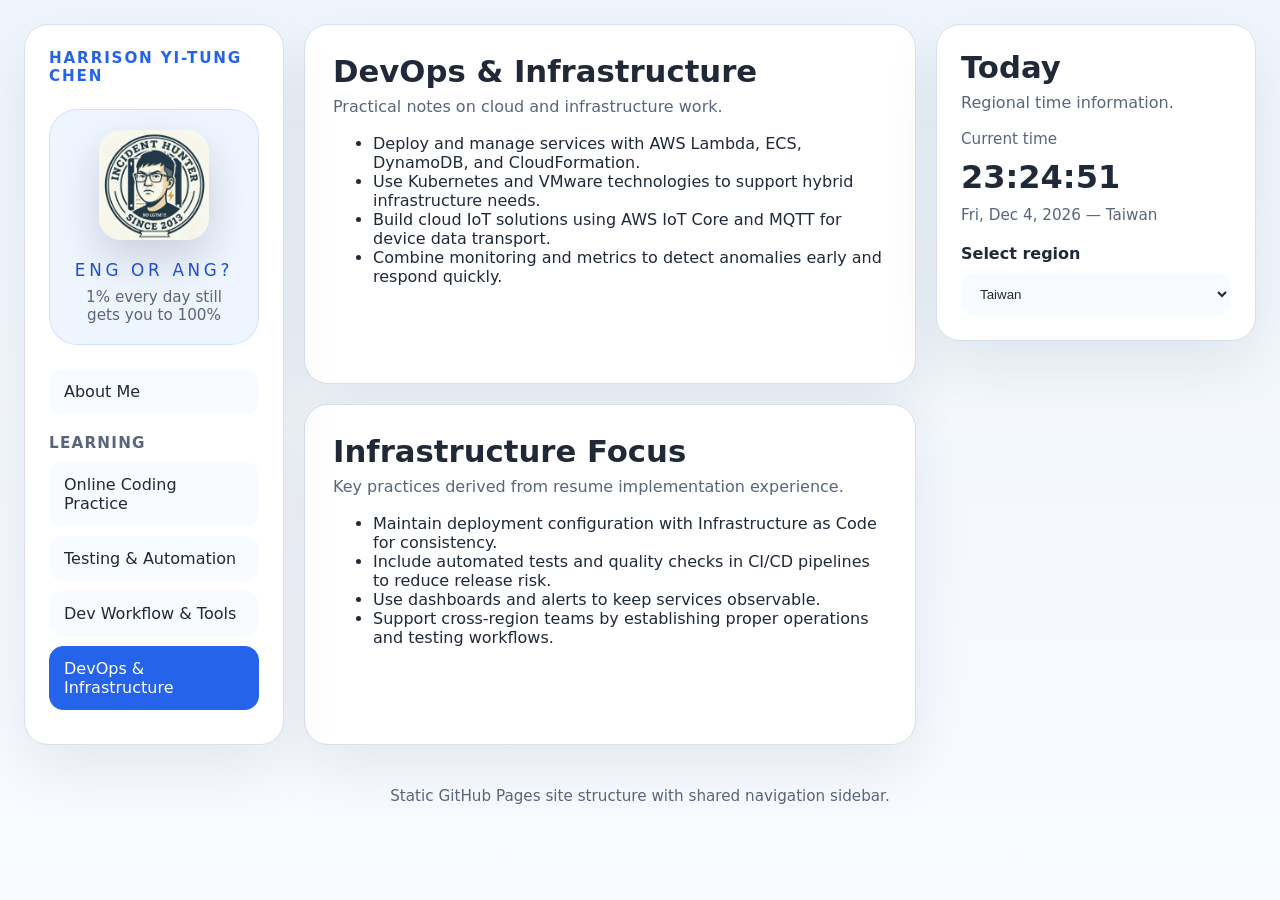
<file: learning/devops_infrastructure.html>
<!DOCTYPE html>
<html lang="en">
<head>
  <meta charset="UTF-8" />
  <meta name="viewport" content="width=device-width, initial-scale=1.0" />
  <title>DevOps & Infrastructure | Learning</title>
  <link rel="stylesheet" href="../css/style.css" />
</head>
<body data-page="learning-devops">
  <div class="page-grid">
    <aside class="panel sticky">
      <div class="brand">Harrison Yi-Tung Chen</div>
      <div class="profile-frame">
        <img class="profile-image" src="../images/profile_pic.jpeg" alt="Profile Photo">
        <div class="frame-title">eng or ang?</div>
        <div class="frame-subtitle">1% every day still gets you to 100%</div>
      </div>
      <nav>
        <ul class="nav-list">
          <li class="nav-item"><a class="nav-link" data-page="about" href="../index.html">About Me</a></li>
          <li class="nav-item nav-section-title">Learning</li>
          <li class="sub-item"><a class="sub-nav-link" data-page="learning-online" href="online_coding_practice.html">Online Coding Practice</a></li>
          <li class="sub-item"><a class="sub-nav-link" data-page="learning-testing" href="testing_automation.html">Testing & Automation</a></li>
          <li class="sub-item"><a class="sub-nav-link" data-page="learning-workflow" href="dev_workflow_tools.html">Dev Workflow & Tools</a></li>
          <li class="sub-item"><a class="sub-nav-link" data-page="learning-devops" href="devops_infrastructure.html">DevOps & Infrastructure</a></li>
        </ul>
      </nav>
    </aside>

    <main class="content">
      <section class="content-block">
        <div class="section-title">
          <h1>DevOps & Infrastructure</h1>
          <p>Practical notes on cloud and infrastructure work.</p>
        </div>
        <ul>
          <li>Deploy and manage services with AWS Lambda, ECS, DynamoDB, and CloudFormation.</li>
          <li>Use Kubernetes and VMware technologies to support hybrid infrastructure needs.</li>
          <li>Build cloud IoT solutions using AWS IoT Core and MQTT for device data transport.</li>
          <li>Combine monitoring and metrics to detect anomalies early and respond quickly.</li>
        </ul>
      </section>

      <section class="content-block">
        <div class="section-title">
          <h2>Infrastructure Focus</h2>
          <p>Key practices derived from resume implementation experience.</p>
        </div>
        <ul>
          <li>Maintain deployment configuration with Infrastructure as Code for consistency.</li>
          <li>Include automated tests and quality checks in CI/CD pipelines to reduce release risk.</li>
          <li>Use dashboards and alerts to keep services observable.</li>
          <li>Support cross-region teams by establishing proper operations and testing workflows.</li>
        </ul>
      </section>
    </main>

    <aside class="panel sticky">
      <div class="section-title">
        <h2>Today</h2>
        <p>Regional time  information.</p>
      </div>
      <div class="time-box">
        <div class="time-label">Current time</div>
        <div class="time-value" id="localTime">--:--:--</div>
        <div class="time-label" id="localDate">Loading...</div>
      </div>
      <div style="margin-top: 20px;">
        <label for="regionSelect" style="display:block; margin-bottom: 10px; font-weight: 600; color: var(--text);">Select region</label>
        <select class="region-select" id="regionSelect">
          <optgroup label="Asia">
            <option value="Asia/Taipei">Taiwan</option>
            <option value="Asia/Tokyo">Japan</option>
            <option value="Asia/Seoul">South Korea</option>
            <option value="Asia/Shanghai">China</option>
            <option value="Asia/Kolkata">India</option>
            <option value="Asia/Singapore">Singapore</option>
            <option value="Asia/Bangkok">Thailand</option>
            <option value="Asia/Kuala_Lumpur">Malaysia</option>
            <option value="Asia/Jakarta">Indonesia</option>
            <option value="Asia/Ho_Chi_Minh">Vietnam</option>
            <option value="Asia/Manila">Philippines</option>
            <option value="Asia/Dubai">United Arab Emirates</option>
          </optgroup>
          <optgroup label="Europe">
            <option value="Europe/London">United Kingdom</option>
            <option value="Europe/Berlin">Germany</option>
            <option value="Europe/Paris">France</option>
            <option value="Europe/Madrid">Spain</option>
            <option value="Europe/Rome">Italy</option>
            <option value="Europe/Amsterdam">Netherlands</option>
            <option value="Europe/Zurich">Switzerland</option>
            <option value="Europe/Stockholm">Sweden</option>
            <option value="Europe/Warsaw">Poland</option>
            <option value="Europe/Moscow">Russia</option>
            <option value="Europe/Prague">Czech Republic</option>
            <option value="Europe/Athens">Greece</option>
          </optgroup>
          <optgroup label="Africa">
            <option value="Africa/Johannesburg">South Africa</option>
            <option value="Africa/Cairo">Egypt</option>
            <option value="Africa/Lagos">Nigeria</option>
            <option value="Africa/Nairobi">Kenya</option>
            <option value="Africa/Casablanca">Morocco</option>
            <option value="Africa/Accra">Ghana</option>
            <option value="Africa/Dar_es_Salaam">Tanzania</option>
            <option value="Africa/Addis_Ababa">Ethiopia</option>
            <option value="Africa/Kampala">Uganda</option>
            <option value="Africa/Algiers">Algeria</option>
            <option value="Africa/Tunis">Tunisia</option>
            <option value="Africa/Dakar">Senegal</option>
          </optgroup>
          <optgroup label="North America">
            <option value="America/New_York">United States</option>
            <option value="America/Toronto">Canada</option>
            <option value="America/Mexico_City">Mexico</option>
            <option value="America/Havana">Cuba</option>
            <option value="America/Jamaica">Jamaica</option>
            <option value="America/Belize">Belize</option>
            <option value="America/Panama">Panama</option>
            <option value="America/Guatemala">Guatemala</option>
            <option value="America/El_Salvador">El Salvador</option>
            <option value="America/Tegucigalpa">Honduras</option>
            <option value="America/Santo_Domingo">Dominican Republic</option>
            <option value="America/Los_Angeles">United States (West Coast)</option>
          </optgroup>
          <optgroup label="South America">
            <option value="America/Sao_Paulo">Brazil</option>
            <option value="America/Argentina/Buenos_Aires">Argentina</option>
            <option value="America/Santiago">Chile</option>
            <option value="America/Lima">Peru</option>
            <option value="America/Bogota">Colombia</option>
            <option value="America/Montevideo">Uruguay</option>
            <option value="America/Guayaquil">Ecuador</option>
            <option value="America/La_Paz">Bolivia</option>
            <option value="America/Asuncion">Paraguay</option>
            <option value="America/Caracas">Venezuela</option>
            <option value="America/Guyana">Guyana</option>
            <option value="America/Paramaribo">Suriname</option>
          </optgroup>
          <optgroup label="Oceania">
            <option value="Australia/Sydney">Australia</option>
            <option value="Pacific/Auckland">New Zealand</option>
            <option value="Pacific/Fiji">Fiji</option>
            <option value="Pacific/Port_Moresby">Papua New Guinea</option>
            <option value="Pacific/Apia">Samoa</option>
            <option value="Pacific/Tongatapu">Tonga</option>
            <option value="Pacific/Efate">Vanuatu</option>
            <option value="Pacific/Guadalcanal">Solomon Islands</option>
            <option value="Pacific/Noumea">New Caledonia</option>
            <option value="Pacific/Pohnpei">Micronesia</option>
            <option value="Pacific/Kiritimati">Kiribati</option>
          </optgroup>
        </select>
      </div>
    </aside>
  </div>
  <footer>Static GitHub Pages site structure with shared navigation  sidebar.</footer>
  <script src="../js/main.js"></script>
</body>
</html>
</file>
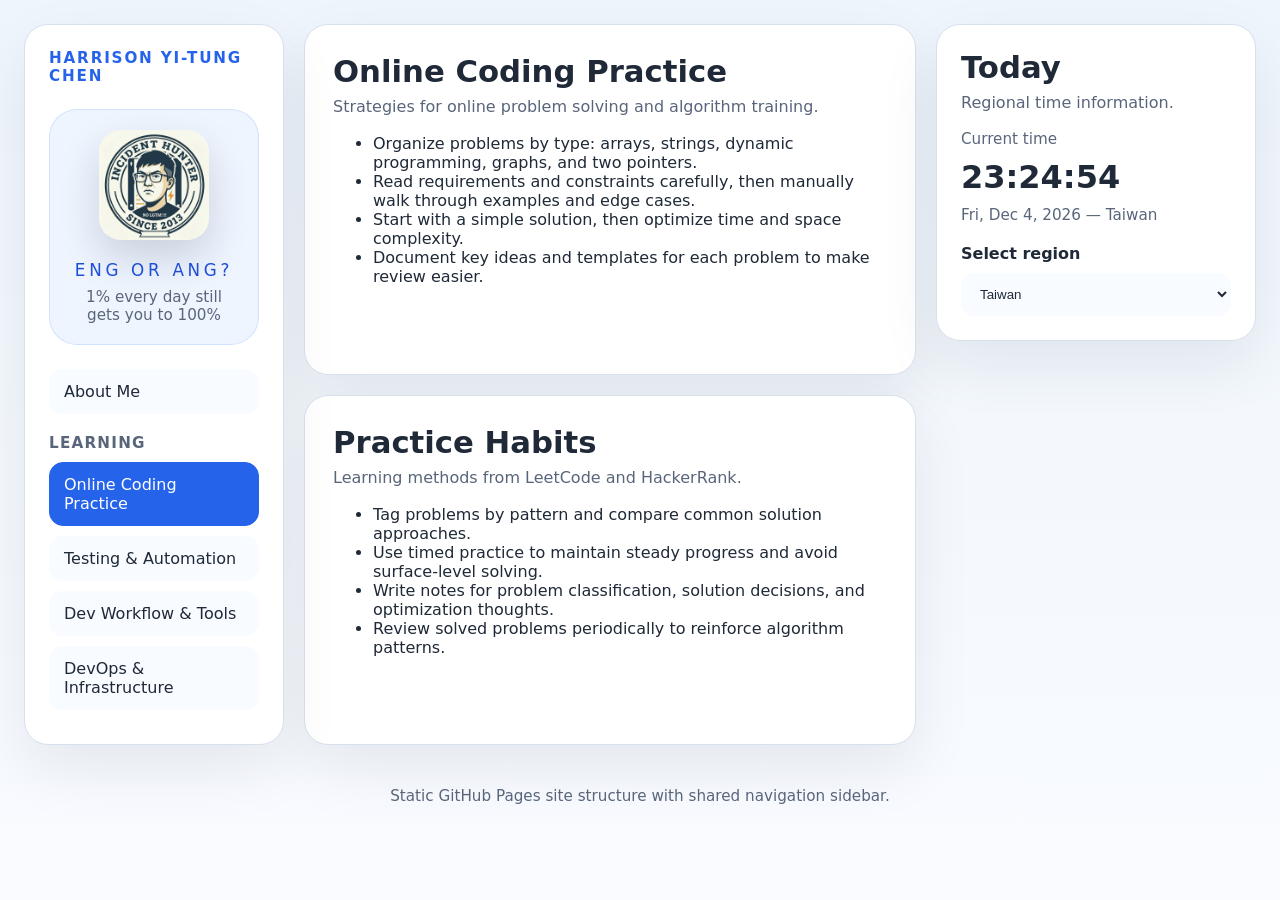
<file: learning/online_coding_practice.html>
<!DOCTYPE html>
<html lang="en">
<head>
  <meta charset="UTF-8" />
  <meta name="viewport" content="width=device-width, initial-scale=1.0" />
  <title>Online Coding Practice | Learning</title>
  <link rel="stylesheet" href="../css/style.css" />
</head>
<body data-page="learning-online">
  <div class="page-grid">
    <aside class="panel sticky">
      <div class="brand">Harrison Yi-Tung Chen</div>
      <div class="profile-frame">
        <img class="profile-image" src="../images/profile_pic.jpeg" alt="Profile Photo">
        <div class="frame-title">eng or ang?</div>
        <div class="frame-subtitle">1% every day still gets you to 100%</div>
      </div>
      <nav>
        <ul class="nav-list">
          <li class="nav-item"><a class="nav-link" data-page="about" href="../index.html">About Me</a></li>
          <li class="nav-item nav-section-title">Learning</li>
          <li class="sub-item"><a class="sub-nav-link" data-page="learning-online" href="online_coding_practice.html">Online Coding Practice</a></li>
          <li class="sub-item"><a class="sub-nav-link" data-page="learning-testing" href="testing_automation.html">Testing & Automation</a></li>
          <li class="sub-item"><a class="sub-nav-link" data-page="learning-workflow" href="dev_workflow_tools.html">Dev Workflow & Tools</a></li>
          <li class="sub-item"><a class="sub-nav-link" data-page="learning-devops" href="devops_infrastructure.html">DevOps & Infrastructure</a></li>
        </ul>
      </nav>
    </aside>

    <main class="content">
      <section class="content-block">
        <div class="section-title">
          <h1>Online Coding Practice</h1>
          <p>Strategies for online problem solving and algorithm training.</p>
        </div>
        <ul>
          <li>Organize problems by type: arrays, strings, dynamic programming, graphs, and two pointers.</li>
          <li>Read requirements and constraints carefully, then manually walk through examples and edge cases.</li>
          <li>Start with a simple solution, then optimize time and space complexity.</li>
          <li>Document key ideas and templates for each problem to make review easier.</li>
        </ul>
      </section>

      <section class="content-block">
        <div class="section-title">
          <h2>Practice Habits</h2>
          <p>Learning methods from LeetCode and HackerRank.</p>
        </div>
        <ul>
          <li>Tag problems by pattern and compare common solution approaches.</li>
          <li>Use timed practice to maintain steady progress and avoid surface-level solving.</li>
          <li>Write notes for problem classification, solution decisions, and optimization thoughts.</li>
          <li>Review solved problems periodically to reinforce algorithm patterns.</li>
        </ul>
      </section>
    </main>

    <aside class="panel sticky">
      <div class="section-title">
        <h2>Today</h2>
        <p>Regional time  information.</p>
      </div>
      <div class="time-box">
        <div class="time-label">Current time</div>
        <div class="time-value" id="localTime">--:--:--</div>
        <div class="time-label" id="localDate">Loading...</div>
      </div>
      <div style="margin-top: 20px;">
        <label for="regionSelect" style="display:block; margin-bottom: 10px; font-weight: 600; color: var(--text);">Select region</label>
        <select class="region-select" id="regionSelect">
          <optgroup label="Asia">
            <option value="Asia/Taipei">Taiwan</option>
            <option value="Asia/Tokyo">Japan</option>
            <option value="Asia/Seoul">South Korea</option>
            <option value="Asia/Shanghai">China</option>
            <option value="Asia/Kolkata">India</option>
            <option value="Asia/Singapore">Singapore</option>
            <option value="Asia/Bangkok">Thailand</option>
            <option value="Asia/Kuala_Lumpur">Malaysia</option>
            <option value="Asia/Jakarta">Indonesia</option>
            <option value="Asia/Ho_Chi_Minh">Vietnam</option>
            <option value="Asia/Manila">Philippines</option>
            <option value="Asia/Dubai">United Arab Emirates</option>
          </optgroup>
          <optgroup label="Europe">
            <option value="Europe/London">United Kingdom</option>
            <option value="Europe/Berlin">Germany</option>
            <option value="Europe/Paris">France</option>
            <option value="Europe/Madrid">Spain</option>
            <option value="Europe/Rome">Italy</option>
            <option value="Europe/Amsterdam">Netherlands</option>
            <option value="Europe/Zurich">Switzerland</option>
            <option value="Europe/Stockholm">Sweden</option>
            <option value="Europe/Warsaw">Poland</option>
            <option value="Europe/Moscow">Russia</option>
            <option value="Europe/Prague">Czech Republic</option>
            <option value="Europe/Athens">Greece</option>
          </optgroup>
          <optgroup label="Africa">
            <option value="Africa/Johannesburg">South Africa</option>
            <option value="Africa/Cairo">Egypt</option>
            <option value="Africa/Lagos">Nigeria</option>
            <option value="Africa/Nairobi">Kenya</option>
            <option value="Africa/Casablanca">Morocco</option>
            <option value="Africa/Accra">Ghana</option>
            <option value="Africa/Dar_es_Salaam">Tanzania</option>
            <option value="Africa/Addis_Ababa">Ethiopia</option>
            <option value="Africa/Kampala">Uganda</option>
            <option value="Africa/Algiers">Algeria</option>
            <option value="Africa/Tunis">Tunisia</option>
            <option value="Africa/Dakar">Senegal</option>
          </optgroup>
          <optgroup label="North America">
            <option value="America/New_York">United States</option>
            <option value="America/Toronto">Canada</option>
            <option value="America/Mexico_City">Mexico</option>
            <option value="America/Havana">Cuba</option>
            <option value="America/Jamaica">Jamaica</option>
            <option value="America/Belize">Belize</option>
            <option value="America/Panama">Panama</option>
            <option value="America/Guatemala">Guatemala</option>
            <option value="America/El_Salvador">El Salvador</option>
            <option value="America/Tegucigalpa">Honduras</option>
            <option value="America/Santo_Domingo">Dominican Republic</option>
            <option value="America/Los_Angeles">United States (West Coast)</option>
          </optgroup>
          <optgroup label="South America">
            <option value="America/Sao_Paulo">Brazil</option>
            <option value="America/Argentina/Buenos_Aires">Argentina</option>
            <option value="America/Santiago">Chile</option>
            <option value="America/Lima">Peru</option>
            <option value="America/Bogota">Colombia</option>
            <option value="America/Montevideo">Uruguay</option>
            <option value="America/Guayaquil">Ecuador</option>
            <option value="America/La_Paz">Bolivia</option>
            <option value="America/Asuncion">Paraguay</option>
            <option value="America/Caracas">Venezuela</option>
            <option value="America/Guyana">Guyana</option>
            <option value="America/Paramaribo">Suriname</option>
          </optgroup>
          <optgroup label="Oceania">
            <option value="Australia/Sydney">Australia</option>
            <option value="Pacific/Auckland">New Zealand</option>
            <option value="Pacific/Fiji">Fiji</option>
            <option value="Pacific/Port_Moresby">Papua New Guinea</option>
            <option value="Pacific/Apia">Samoa</option>
            <option value="Pacific/Tongatapu">Tonga</option>
            <option value="Pacific/Efate">Vanuatu</option>
            <option value="Pacific/Guadalcanal">Solomon Islands</option>
            <option value="Pacific/Noumea">New Caledonia</option>
            <option value="Pacific/Pohnpei">Micronesia</option>
            <option value="Pacific/Kiritimati">Kiribati</option>
          </optgroup>
        </select>
      </div>
    </aside>
  </div>
  <footer>Static GitHub Pages site structure with shared navigation  sidebar.</footer>
  <script src="../js/main.js"></script>
</body>
</html>
</file>
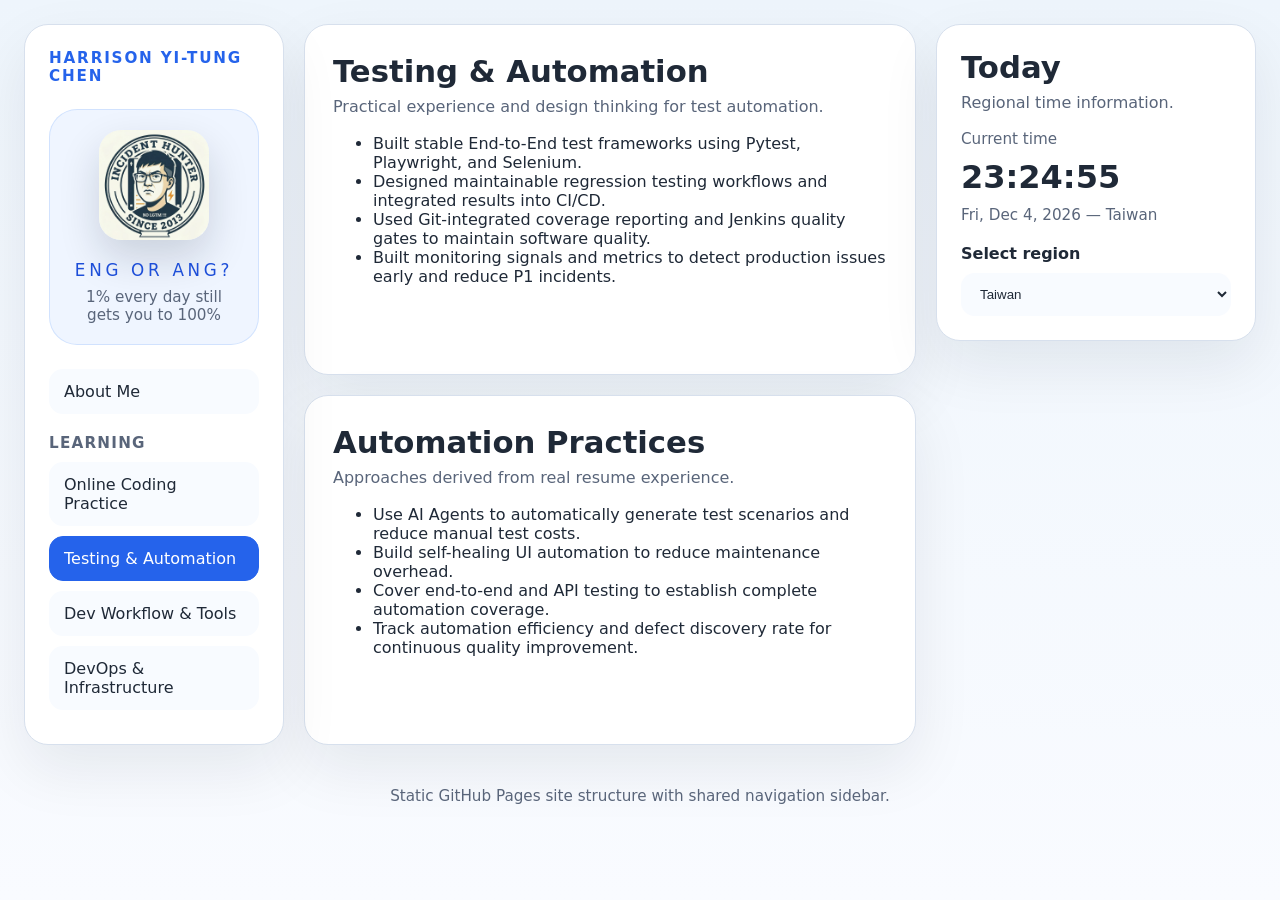
<file: learning/testing_automation.html>
<!DOCTYPE html>
<html lang="en">
<head>
  <meta charset="UTF-8" />
  <meta name="viewport" content="width=device-width, initial-scale=1.0" />
  <title>Testing & Automation | Learning</title>
  <link rel="stylesheet" href="../css/style.css" />
</head>
<body data-page="learning-testing">
  <div class="page-grid">
    <aside class="panel sticky">
      <div class="brand">Harrison Yi-Tung Chen</div>
      <div class="profile-frame">
        <img class="profile-image" src="../images/profile_pic.jpeg" alt="Profile Photo">
        <div class="frame-title">eng or ang?</div>
        <div class="frame-subtitle">1% every day still gets you to 100%</div>
      </div>
      <nav>
        <ul class="nav-list">
          <li class="nav-item"><a class="nav-link" data-page="about" href="../index.html">About Me</a></li>
          <li class="nav-item nav-section-title">Learning</li>
          <li class="sub-item"><a class="sub-nav-link" data-page="learning-online" href="online_coding_practice.html">Online Coding Practice</a></li>
          <li class="sub-item"><a class="sub-nav-link" data-page="learning-testing" href="testing_automation.html">Testing & Automation</a></li>
          <li class="sub-item"><a class="sub-nav-link" data-page="learning-workflow" href="dev_workflow_tools.html">Dev Workflow & Tools</a></li>
          <li class="sub-item"><a class="sub-nav-link" data-page="learning-devops" href="devops_infrastructure.html">DevOps & Infrastructure</a></li>
        </ul>
      </nav>
    </aside>

    <main class="content">
      <section class="content-block">
        <div class="section-title">
          <h1>Testing & Automation</h1>
          <p>Practical experience and design thinking for test automation.</p>
        </div>
        <ul>
          <li>Built stable End-to-End test frameworks using Pytest, Playwright, and Selenium.</li>
          <li>Designed maintainable regression testing workflows and integrated results into CI/CD.</li>
          <li>Used Git-integrated coverage reporting and Jenkins quality gates to maintain software quality.</li>
          <li>Built monitoring signals and metrics to detect production issues early and reduce P1 incidents.</li>
        </ul>
      </section>

      <section class="content-block">
        <div class="section-title">
          <h2>Automation Practices</h2>
          <p>Approaches derived from real resume experience.</p>
        </div>
        <ul>
          <li>Use AI Agents to automatically generate test scenarios and reduce manual test costs.</li>
          <li>Build self-healing UI automation to reduce maintenance overhead.</li>
          <li>Cover end-to-end and API testing to establish complete automation coverage.</li>
          <li>Track automation efficiency and defect discovery rate for continuous quality improvement.</li>
        </ul>
      </section>
    </main>

    <aside class="panel sticky">
      <div class="section-title">
        <h2>Today</h2>
        <p>Regional time  information.</p>
      </div>
      <div class="time-box">
        <div class="time-label">Current time</div>
        <div class="time-value" id="localTime">--:--:--</div>
        <div class="time-label" id="localDate">Loading...</div>
      </div>
      <div style="margin-top: 20px;">
        <label for="regionSelect" style="display:block; margin-bottom: 10px; font-weight: 600; color: var(--text);">Select region</label>
        <select class="region-select" id="regionSelect">
          <optgroup label="Asia">
            <option value="Asia/Taipei">Taiwan</option>
            <option value="Asia/Tokyo">Japan</option>
            <option value="Asia/Seoul">South Korea</option>
            <option value="Asia/Shanghai">China</option>
            <option value="Asia/Kolkata">India</option>
            <option value="Asia/Singapore">Singapore</option>
            <option value="Asia/Bangkok">Thailand</option>
            <option value="Asia/Kuala_Lumpur">Malaysia</option>
            <option value="Asia/Jakarta">Indonesia</option>
            <option value="Asia/Ho_Chi_Minh">Vietnam</option>
            <option value="Asia/Manila">Philippines</option>
            <option value="Asia/Dubai">United Arab Emirates</option>
          </optgroup>
          <optgroup label="Europe">
            <option value="Europe/London">United Kingdom</option>
            <option value="Europe/Berlin">Germany</option>
            <option value="Europe/Paris">France</option>
            <option value="Europe/Madrid">Spain</option>
            <option value="Europe/Rome">Italy</option>
            <option value="Europe/Amsterdam">Netherlands</option>
            <option value="Europe/Zurich">Switzerland</option>
            <option value="Europe/Stockholm">Sweden</option>
            <option value="Europe/Warsaw">Poland</option>
            <option value="Europe/Moscow">Russia</option>
            <option value="Europe/Prague">Czech Republic</option>
            <option value="Europe/Athens">Greece</option>
          </optgroup>
          <optgroup label="Africa">
            <option value="Africa/Johannesburg">South Africa</option>
            <option value="Africa/Cairo">Egypt</option>
            <option value="Africa/Lagos">Nigeria</option>
            <option value="Africa/Nairobi">Kenya</option>
            <option value="Africa/Casablanca">Morocco</option>
            <option value="Africa/Accra">Ghana</option>
            <option value="Africa/Dar_es_Salaam">Tanzania</option>
            <option value="Africa/Addis_Ababa">Ethiopia</option>
            <option value="Africa/Kampala">Uganda</option>
            <option value="Africa/Algiers">Algeria</option>
            <option value="Africa/Tunis">Tunisia</option>
            <option value="Africa/Dakar">Senegal</option>
          </optgroup>
          <optgroup label="North America">
            <option value="America/New_York">United States</option>
            <option value="America/Toronto">Canada</option>
            <option value="America/Mexico_City">Mexico</option>
            <option value="America/Havana">Cuba</option>
            <option value="America/Jamaica">Jamaica</option>
            <option value="America/Belize">Belize</option>
            <option value="America/Panama">Panama</option>
            <option value="America/Guatemala">Guatemala</option>
            <option value="America/El_Salvador">El Salvador</option>
            <option value="America/Tegucigalpa">Honduras</option>
            <option value="America/Santo_Domingo">Dominican Republic</option>
            <option value="America/Los_Angeles">United States (West Coast)</option>
          </optgroup>
          <optgroup label="South America">
            <option value="America/Sao_Paulo">Brazil</option>
            <option value="America/Argentina/Buenos_Aires">Argentina</option>
            <option value="America/Santiago">Chile</option>
            <option value="America/Lima">Peru</option>
            <option value="America/Bogota">Colombia</option>
            <option value="America/Montevideo">Uruguay</option>
            <option value="America/Guayaquil">Ecuador</option>
            <option value="America/La_Paz">Bolivia</option>
            <option value="America/Asuncion">Paraguay</option>
            <option value="America/Caracas">Venezuela</option>
            <option value="America/Guyana">Guyana</option>
            <option value="America/Paramaribo">Suriname</option>
          </optgroup>
          <optgroup label="Oceania">
            <option value="Australia/Sydney">Australia</option>
            <option value="Pacific/Auckland">New Zealand</option>
            <option value="Pacific/Fiji">Fiji</option>
            <option value="Pacific/Port_Moresby">Papua New Guinea</option>
            <option value="Pacific/Apia">Samoa</option>
            <option value="Pacific/Tongatapu">Tonga</option>
            <option value="Pacific/Efate">Vanuatu</option>
            <option value="Pacific/Guadalcanal">Solomon Islands</option>
            <option value="Pacific/Noumea">New Caledonia</option>
            <option value="Pacific/Pohnpei">Micronesia</option>
            <option value="Pacific/Kiritimati">Kiribati</option>
          </optgroup>
        </select>
      </div>
    </aside>
  </div>
  <footer>Static GitHub Pages site structure with shared navigation  sidebar.</footer>
  <script src="../js/main.js"></script>
</body>
</html>
</file>
<file: css/style.css>
:root {
  --bg: #eef5fc;
  --panel: #ffffff;
  --text: #1f2937;
  --muted: #59657a;
  --accent: #2563eb;
  --accent-soft: rgba(37, 99, 235, 0.12);
  --border: #d7e0ed;
  --shadow: 0 24px 60px rgba(15, 23, 42, 0.08);
}
* {
  box-sizing: border-box;
}
body {
  margin: 0;
  min-height: 100vh;
  font-family: Inter, system-ui, -apple-system, BlinkMacSystemFont, "Segoe UI", sans-serif;
  background: linear-gradient(180deg, #eef5fc 0%, #f9fbff 100%);
  color: var(--text);
}
a {
  color: inherit;
  text-decoration: none;
}
.page-grid {
  display: grid;
  grid-template-columns: 260px minmax(0, 1fr) 320px;
  gap: 20px;
  max-width: 1440px;
  margin: 0 auto;
  padding: 24px;
}
.panel {
  background: var(--panel);
  border: 1px solid var(--border);
  border-radius: 24px;
  box-shadow: var(--shadow);
  padding: 24px;
}
.panel.sticky {
  position: sticky;
  top: 24px;
  align-self: start;
}
.brand {
  margin: 0 0 24px;
  font-size: 0.95rem;
  font-weight: 700;
  letter-spacing: 0.12em;
  text-transform: uppercase;
  color: var(--accent);
}
.profile-frame {
  margin-bottom: 24px;
  padding: 20px;
  border-radius: 28px;
  background: rgba(59, 130, 246, 0.08);
  border: 1px solid rgba(59, 130, 246, 0.16);
  text-align: center;
}
.profile-image {
  width: 110px;
  height: 110px;
  margin: 0 auto 16px;
  border-radius: 22px;
  object-fit: cover;
  box-shadow: 0 18px 40px rgba(15, 23, 42, 0.16);
}
.frame-title {
  margin: 0 0 8px;
  font-size: 1.05rem;
  letter-spacing: 0.22em;
  text-transform: uppercase;
  color: #1d4ed8;
}
.frame-subtitle {
  margin: 0;
  color: var(--muted);
  font-size: 0.95rem;
}
.nav-list,
.sub-list {
  list-style: none;
  margin: 0;
  padding: 0;
  margin: 0;
  padding: 0;
}
.nav-item,
.sub-item {
  margin-bottom: 10px;
}
.nav-link,
.sub-nav-link,
.region-select {
  width: 100%;
  display: block;
  border-radius: 14px;
  border: 1px solid transparent;
  background: #f8fbff;
  color: var(--text);
  padding: 12px 14px;
  text-align: left;
  cursor: pointer;
  transition: background 0.2s ease, border-color 0.2s ease;
}
.nav-link:hover,
.sub-nav-link:hover,
.region-select:hover {
  background: #eef4ff;
}
.nav-link.active,
.sub-nav-link.active {
  background: var(--accent);
  color: white;
  border-color: var(--accent);
}
.sub-list {
  margin-top: 6px;
  padding-left: 14px;
}
.nav-section-title {
  margin: 20px 0 10px;
  font-size: 0.95rem;
  font-weight: 700;
  color: var(--muted);
  text-transform: uppercase;
  letter-spacing: 0.08em;
}
.content {
  display: grid;
  gap: 20px;
}
.content-block {
  background: var(--panel);
  border: 1px solid var(--border);
  border-radius: 24px;
  padding: 28px;
  box-shadow: var(--shadow);
  min-height: 280px;
}
.section-title {
  margin: 0 0 18px;
}
.section-title h1,
.section-title h2 {
  margin: 0;
  font-size: clamp(1.6rem, 2.4vw, 2.4rem);
}
.section-title p {
  margin: 8px 0 0;
  color: var(--muted);
  max-width: 720px;
}
.card-grid {
  display: grid;
  gap: 18px;
  grid-template-columns: repeat(auto-fit, minmax(220px, 1fr));
}
.card-link {
  display: block;
  background: #f8fbff;
  border: 1px solid var(--border);
  border-radius: 20px;
  padding: 18px 20px;
  transition: transform 0.2s ease, border-color 0.2s ease;
}
.card-link:hover {
  transform: translateY(-2px);
  border-color: #cbd5e1;
}
.card-link h3 {
  margin: 0 0 10px;
  font-size: 1.05rem;
}
.card-link p {
  margin: 0;
  color: var(--muted);
}
.badge {
  display: inline-flex;
  align-items: center;
  justify-content: center;
  background: #eef4ff;
  color: #1d4ed8;
  border-radius: 999px;
  padding: 7px 12px;
  font-size: 0.82rem;
  margin-right: 8px;
  margin-bottom: 10px;
}
.time-box {
  display: grid;
  gap: 10px;
}
.time-label {
  color: var(--muted);
  font-size: 0.95rem;
}
.time-value {
  margin: 0;
  font-size: 2rem;
  font-weight: 700;
}
footer {
  grid-column: 1 / -1;
  text-align: center;
  padding: 18px 24px 14px;
  color: var(--muted);
  font-size: 0.95rem;
}
@media (max-width: 1120px) {
  .page-grid {
    grid-template-columns: 1fr;
  }
  .panel.sticky {
    position: static;
    top: auto;
  }
}
</file>
